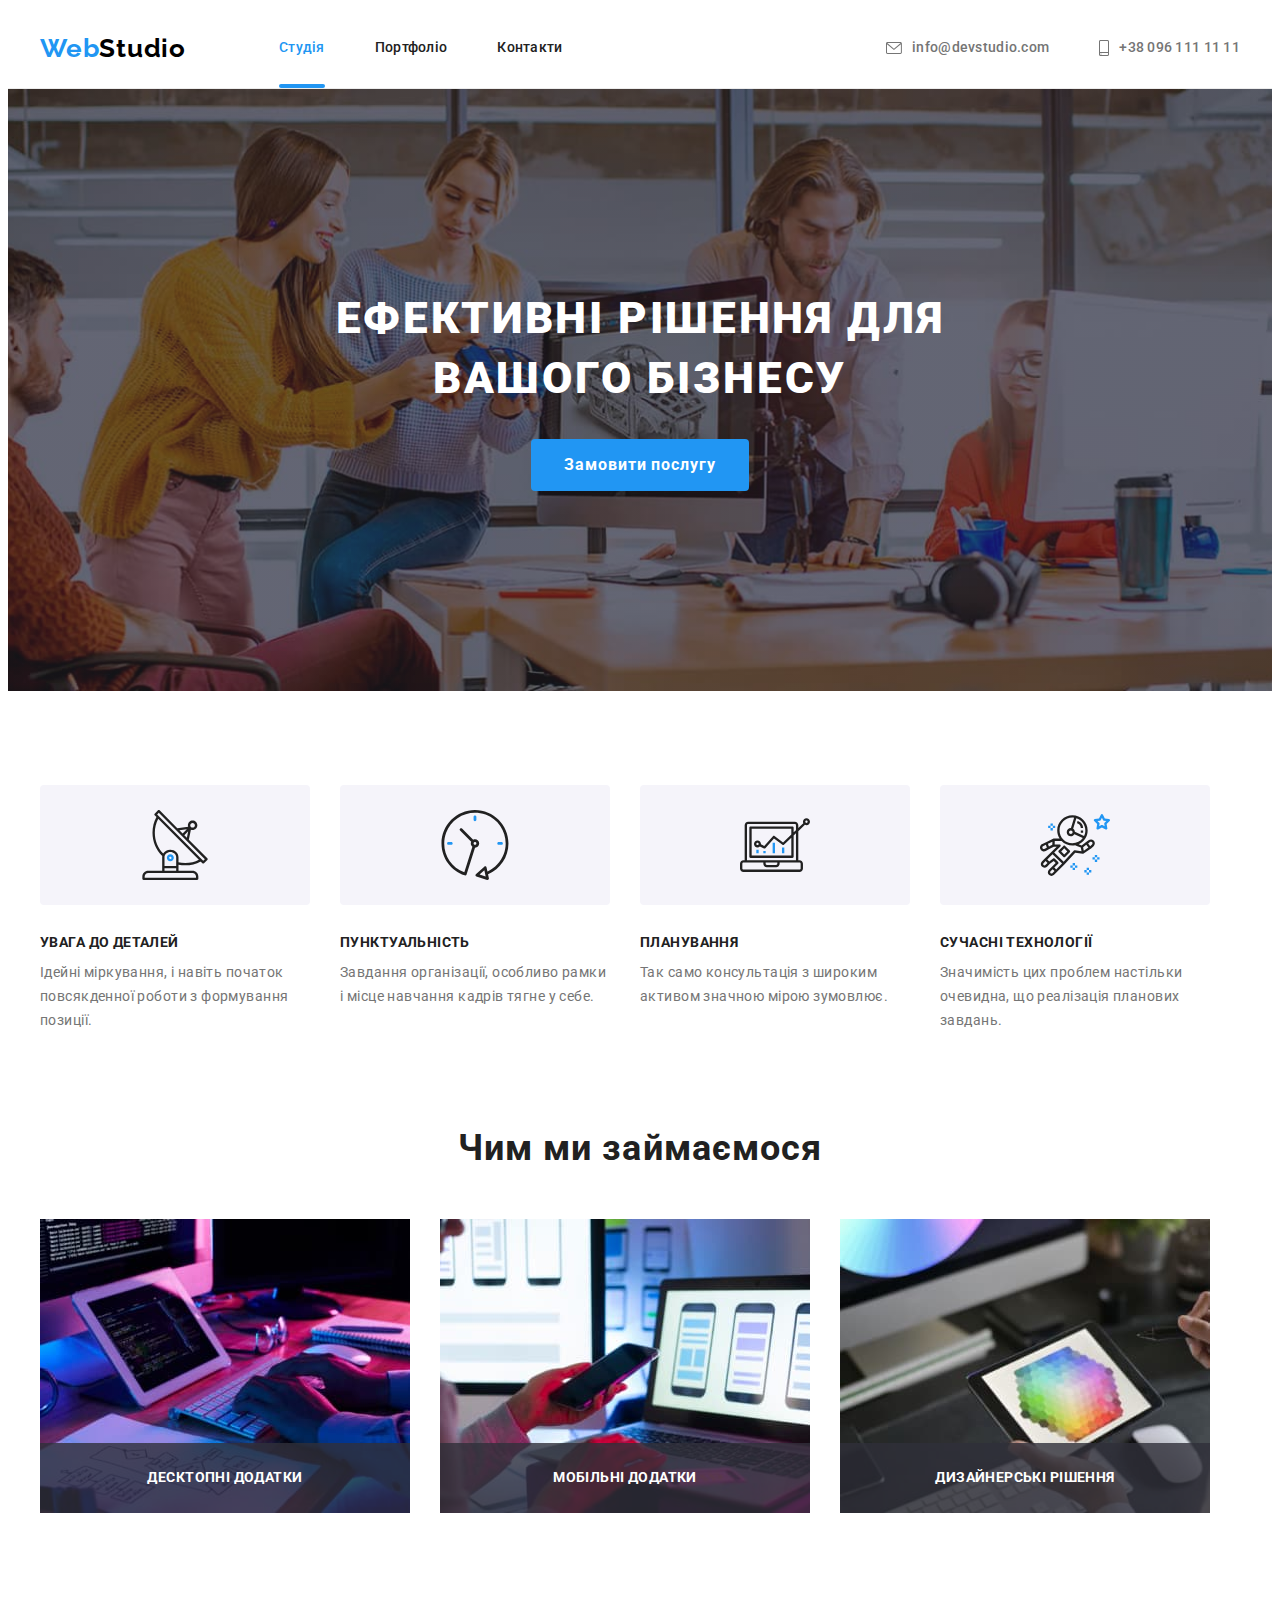
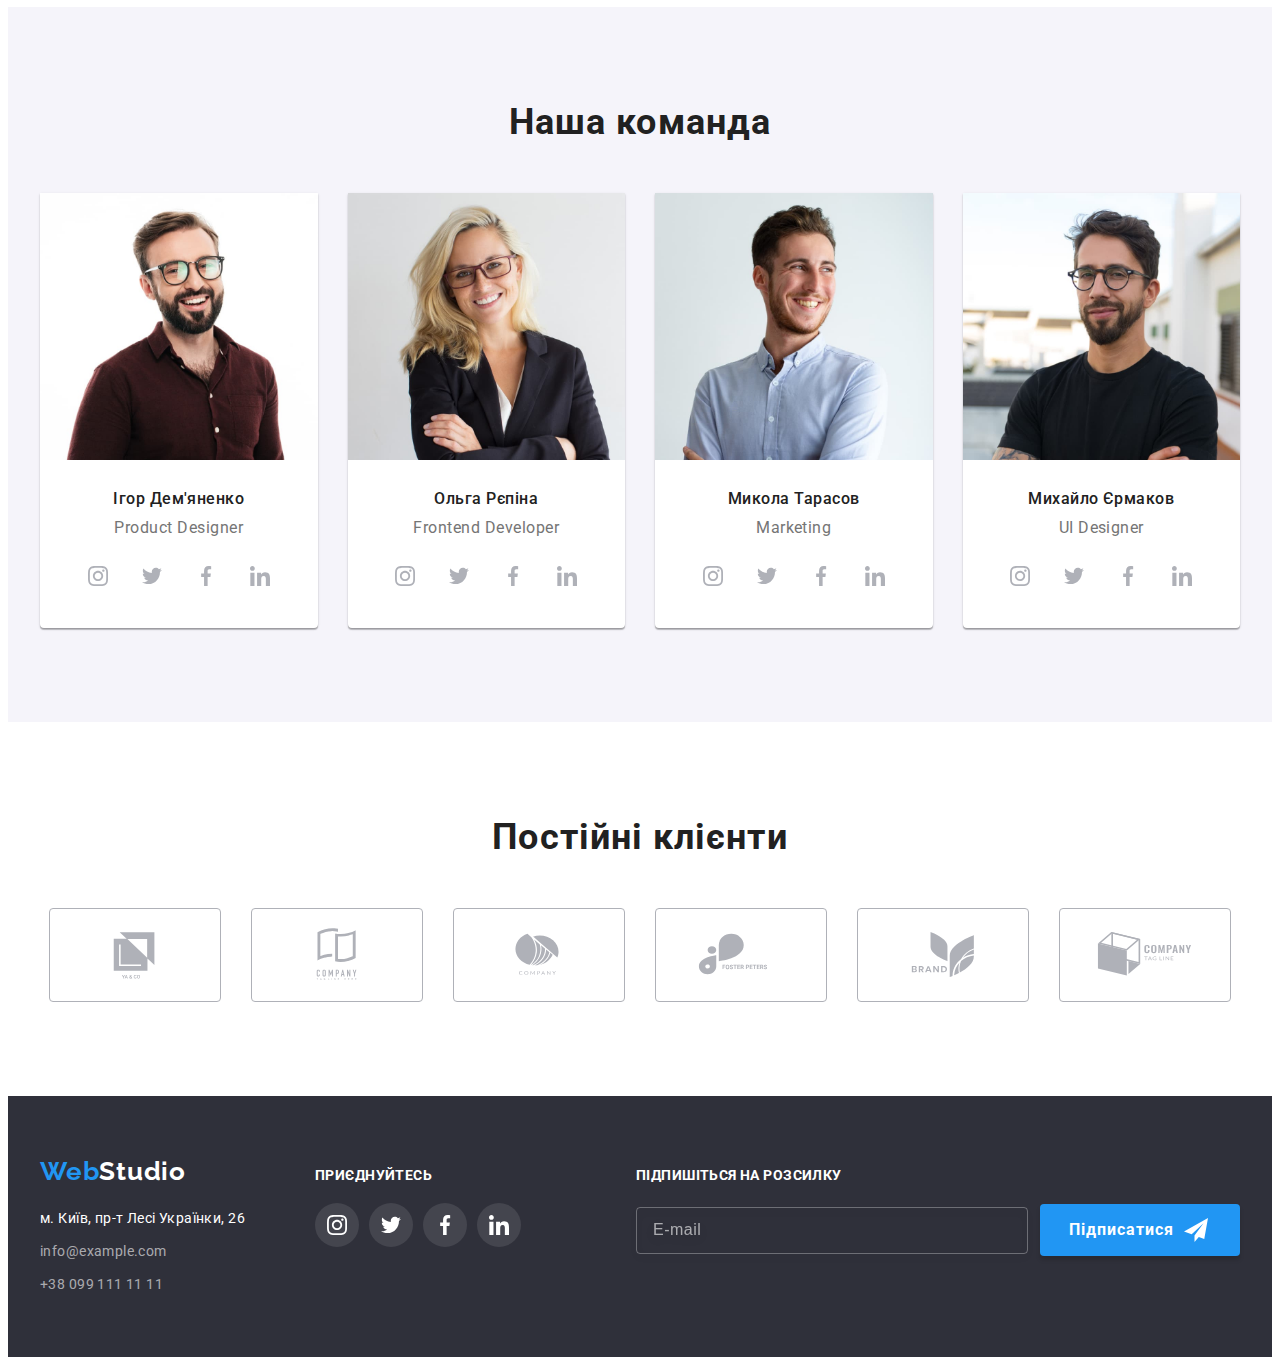
<file: index.html>
<!DOCTYPE html>
<html lang="uk">
  <head>
    <meta charset="UTF-8" />
    <meta http-equiv="X-UA-Compatible" content="IE=edge" />
    <meta name="viewport" content="width=device-width, initial-scale=1.0" />
    <title>Web Studio</title>
    <link rel="preconnect" href="https://fonts.googleapis.com" />
    <link rel="preconnect" href="https://fonts.gstatic.com" crossorigin />
    <link
      href="https://fonts.googleapis.com/css2?family=Raleway:wght@700&family=Roboto:wght@400;500;700;900&display=swap"
      rel="stylesheet"
    />
    <link
      rel="stylesheet"
      href="https://cdnjs.cloudflare.com/ajax/libs/modern-normalize/1.1.0/modern-normalize.min.css"
      integrity="sha512-wpPYUAdjBVSE4KJnH1VR1HeZfpl1ub8YT/NKx4PuQ5NmX2tKuGu6U/JRp5y+Y8XG2tV+wKQpNHVUX03MfMFn9Q=="
      crossorigin="anonymous"
      referrerpolicy="no-referrer"
    />
    <link rel="stylesheet" href="./css/main.min.css" />
  </head>
  <body>
    <header class="header">
      <div class="container header-container">
        <nav class="header__nav">
          <a class="link logo logo--black" href=""
            ><span class="logo__web">Web</span>Studio</a
          >
          <ul class="list header__menu">
            <li class="header__item">
              <a class="header__link link current" href="">Студія</a>
            </li>
            <li class="header__item">
              <a class="header__link link" href="./portfolio.html">Портфоліо</a>
            </li>
            <li class="header__item">
              <a class="header__link link" href="">Контакти</a>
            </li>
          </ul>
        </nav>
        <ul class="list header__connect">
          <li class="header__connect-item">
            <a
              class="link header__connect-link"
              href="mailto:info@devstudio.com"
            >
              <svg class="header__connect-icon" width="16" height="12">
                <use href="./images/symbol-defs.svg#icon-mail"></use>
              </svg>
              info@devstudio.com</a
            >
          </li>
          <li class="header__connect-item">
            <a class="link header__connect-link" href="tel:+380961111111"
              ><svg class="header__connect-icon" width="10" height="16">
                <use href="./images/symbol-defs.svg#icon-tel"></use>
              </svg>
              +38 096 111 11 11</a
            >
          </li>
        </ul>
      </div>
    </header>
    <main>
      <section class="hero">
        <div class="container">
          <h1 class="hero__title">Ефективні рішення для вашого бізнесу</h1>
          <button type="button" class="btn hero__btn" data-modal-open>
            Замовити послугу
          </button>
        </div>
      </section>
      <section class="features section">
        <div class="container">
          <h2 class="visually-hidden">Особливості</h2>
          <ul class="list features__list">
            <li class="features__item">
              <div class="features__icon-box">
                <svg class="features__icon" width="70" height="70">
                  <use href="./images/symbol-defs.svg#icon-antenna"></use>
                </svg>
              </div>
              <h3 class="features__title">Увага до деталей</h3>
              <p class="features__text">
                Ідейні міркування, і навіть початок повсякденної роботи з
                формування позиції.
              </p>
            </li>
            <li class="features__item">
              <div class="features__icon-box">
                <svg class="features__icon" width="70" height="70">
                  <use href="./images/symbol-defs.svg#icon-clock"></use>
                </svg>
              </div>
              <h3 class="features__title">Пунктуальність</h3>
              <p class="features__text">
                Завдання організації, особливо рамки і місце навчання кадрів
                тягне у себе.
              </p>
            </li>
            <li class="features__item">
              <div class="features__icon-box">
                <svg class="features__icon" width="70" height="70">
                  <use href="./images/symbol-defs.svg#icon-diagram"></use>
                </svg>
              </div>
              <h3 class="features__title">Планування</h3>
              <p class="features__text">
                Так само консультація з широким активом значною мірою зумовлює.
              </p>
            </li>
            <li class="features__item">
              <div class="features__icon-box">
                <svg class="features__icon" width="70" height="70">
                  <use href="./images/symbol-defs.svg#icon-astronaut"></use>
                </svg>
              </div>
              <h3 class="features__title">Сучасні технології</h3>
              <p class="features__text">
                Значимість цих проблем настільки очевидна, що реалізація
                планових завдань.
              </p>
            </li>
          </ul>
        </div>
      </section>
      <section class="activity section">
        <div class="container">
          <h2 class="activity__title">Чим ми займаємося</h2>
          <ul class="list activity__list">
            <li class="activity__item">
              <div class="activity__wrap">
                <img
                  src="./images/about1.jpg"
                  alt="desktop"
                  width="370"
                  height="294"
                />
                <p class="activity__text">Десктопні додатки</p>
              </div>
            </li>
            <li class="activity__item">
              <div class="activity__wrap">
                <img
                  src="./images/about2.jpg"
                  alt="mobile"
                  width="370"
                  height="294"
                />
                <p class="activity__text">Мобільні додатки</p>
              </div>
            </li>
            <li class="activity__item">
              <div class="activity__wrap">
                <img
                  src="./images/about3.jpg"
                  alt="desing"
                  width="370"
                  height="294"
                />
                <p class="activity__text">Дизайнерські рішення</p>
              </div>
            </li>
          </ul>
        </div>
      </section>
      <section class="team section">
        <div class="container">
          <h2 class="team__heading">Наша команда</h2>
          <ul class="list team__list">
            <li class="team__card">
              <img src="./images/igor.jpg" alt="" width="270" height="260" />
              <div class="team__elements">
                <h3 class="team__title">Ігор Дем'яненко</h3>
                <p class="team__text" lang="en">Product Designer</p>
                <ul class="team__soc list">
                  <li class="team__soc-item">
                    <a href="" class="team__soc-link soc transition link">
                      <svg class="team__soc-icon" width="20" height="20">
                        <use
                          href="./images/symbol-defs.svg#icon-instagram"
                        ></use>
                      </svg>
                    </a>
                  </li>
                  <li class="team__soc-item">
                    <a href="" class="team__soc-link soc transition link">
                      <svg class="team__soc-icon" width="20" height="20">
                        <use href="./images/symbol-defs.svg#icon-twitter"></use>
                      </svg>
                    </a>
                  </li>
                  <li class="team__soc-item">
                    <a href="" class="team__soc-link soc transition link"
                      ><svg class="team__soc-icon" width="20" height="20">
                        <use
                          href="./images/symbol-defs.svg#icon-facebook"
                        ></use>
                      </svg>
                    </a>
                  </li>
                  <li class="team__soc-item">
                    <a href="" class="team__soc-link soc transition link"
                      ><svg class="team__soc-icon" width="20" height="20">
                        <use
                          href="./images/symbol-defs.svg#icon-linkedin"
                        ></use>
                      </svg>
                    </a>
                  </li>
                </ul>
              </div>
            </li>
            <li class="team__card">
              <img src="./images/olga.jpg" alt="" width="270" height="260" />
              <div class="team__elements">
                <h3 class="team__title">Ольга Рєпіна</h3>
                <p class="team__text" lang="en">Frontend Developer</p>
                <ul class="team__soc list">
                  <li class="team__soc-item">
                    <a href="" class="team__soc-link soc transition link">
                      <svg class="team__soc-icon" width="20" height="20">
                        <use
                          href="./images/symbol-defs.svg#icon-instagram"
                        ></use>
                      </svg>
                    </a>
                  </li>
                  <li class="team__soc-item">
                    <a href="" class="team__soc-link soc transition link">
                      <svg class="team__soc-icon" width="20" height="20">
                        <use href="./images/symbol-defs.svg#icon-twitter"></use>
                      </svg>
                    </a>
                  </li>
                  <li class="team__soc-item">
                    <a href="" class="team__soc-link soc transition link"
                      ><svg class="team__soc-icon" width="20" height="20">
                        <use
                          href="./images/symbol-defs.svg#icon-facebook"
                        ></use>
                      </svg>
                    </a>
                  </li>
                  <li class="team__soc-item">
                    <a href="" class="team__soc-link soc transition link"
                      ><svg class="team__soc-icon" width="20" height="20">
                        <use
                          href="./images/symbol-defs.svg#icon-linkedin"
                        ></use></svg
                    ></a>
                  </li>
                </ul>
              </div>
            </li>
            <li class="team__card">
              <img src="./images/nikolay.jpg" alt="" width="270" height="260" />
              <div class="team__elements">
                <h3 class="team__title">Микола Тарасов</h3>
                <p class="team__text" lang="en">Marketing</p>
                <ul class="team__soc list">
                  <li class="team__soc-item">
                    <a href="" class="team__soc-link soc transition link">
                      <svg class="team__soc-icon" width="20" height="20">
                        <use
                          href="./images/symbol-defs.svg#icon-instagram"
                        ></use>
                      </svg>
                    </a>
                  </li>
                  <li class="team__soc-item">
                    <a href="" class="team__soc-link soc transition link">
                      <svg class="team__soc-icon" width="20" height="20">
                        <use href="./images/symbol-defs.svg#icon-twitter"></use>
                      </svg>
                    </a>
                  </li>
                  <li class="team__soc-item">
                    <a href="" class="team__soc-link soc transition link"
                      ><svg class="team__soc-icon" width="20" height="20">
                        <use
                          href="./images/symbol-defs.svg#icon-facebook"
                        ></use></svg
                    ></a>
                  </li>
                  <li class="team__soc-item">
                    <a href="" class="team__soc-link soc transition link"
                      ><svg class="team__soc-icon" width="20" height="20">
                        <use
                          href="./images/symbol-defs.svg#icon-linkedin"
                        ></use></svg
                    ></a>
                  </li>
                </ul>
              </div>
            </li>
            <li class="team__card">
              <img src="./images/myhail.jpg" alt="" width="270" height="260" />
              <div class="team__elements">
                <h3 class="team__title">Михайло Єрмаков</h3>
                <p class="team__text" lang="en">UI Designer</p>
                <ul class="team__soc list">
                  <li class="team__soc-item">
                    <a href="" class="team__soc-link soc transition link">
                      <svg class="team__soc-icon" width="20" height="20">
                        <use
                          href="./images/symbol-defs.svg#icon-instagram"
                        ></use>
                      </svg>
                    </a>
                  </li>
                  <li class="team__soc-item">
                    <a href="" class="team__soc-link soc transition link">
                      <svg class="team__soc-icon" width="20" height="20">
                        <use href="./images/symbol-defs.svg#icon-twitter"></use>
                      </svg>
                    </a>
                  </li>
                  <li class="team__soc-item">
                    <a href="" class="team__soc-link soc transition link"
                      ><svg class="team__soc-icon" width="20" height="20">
                        <use
                          href="./images/symbol-defs.svg#icon-facebook"
                        ></use></svg
                    ></a>
                  </li>
                  <li class="team__soc-item">
                    <a href="" class="team__soc-link soc transition link"
                      ><svg class="team__soc-icon" width="20" height="20">
                        <use
                          href="./images/symbol-defs.svg#icon-linkedin"
                        ></use></svg
                    ></a>
                  </li>
                </ul>
              </div>
            </li>
          </ul>
        </div>
      </section>
      <section class="client section">
        <div class="container">
          <h2 class="client__title">Постійні клієнти</h2>
          <ul class="client__list list">
            <li class="client__item">
              <a class="client__link link" href="">
                <svg class="client__logo" width="106" height="60">
                  <use href="./images/symbol-defs.svg#icon-logo1"></use>
                </svg>
              </a>
            </li>
            <li class="client__item">
              <a class="client__link link" href="">
                <svg class="client__logo" width="106" height="60">
                  <use href="./images/symbol-defs.svg#icon-logo2"></use>
                </svg>
              </a>
            </li>
            <li class="client__item">
              <a class="client__link link" href="">
                <svg class="client__logo" width="106" height="60">
                  <use href="./images/symbol-defs.svg#icon-logo3"></use>
                </svg>
              </a>
            </li>
            <li class="client__item">
              <a class="client__link link" href="">
                <svg class="client__logo" width="106" height="60">
                  <use href="./images/symbol-defs.svg#icon-logo4"></use>
                </svg>
              </a>
            </li>
            <li class="client__item">
              <a class="client__link link" href="">
                <svg class="client__logo" width="106" height="60">
                  <use href="./images/symbol-defs.svg#icon-logo5"></use>
                </svg>
              </a>
            </li>
            <li class="client__item">
              <a class="client__link link" href="">
                <svg class="client__logo" width="106" height="60">
                  <use href="./images/symbol-defs.svg#icon-logo6"></use>
                </svg>
              </a>
            </li>
          </ul>
        </div>
      </section>
    </main>
    <footer class="footer">
      <div class="container footer__box">
        <div class="footer__address-box">
          <a class="link footer__logo footer__logo--white" href=""
            ><span class="logo__web">Web</span>Studio</a
          >
          <address class="footer__address">
            <p class="footer__text">м. Київ, пр-т Лесі Українки, 26</p>
            <ul class="list footer__connect">
              <li class="footer__connect-item">
                <a class="link footer__link" href="mailto:info@example.com"
                  >info@example.com</a
                >
              </li>
              <li class="footer__connect-item">
                <a class="link footer__link" href="tel:+380991111111"
                  >+38 099 111 11 11</a
                >
              </li>
            </ul>
          </address>
        </div>
        <div class="join">
          <p class="join__title">приєднуйтесь</p>
          <ul class="list join__list">
            <li class="join__item">
              <a class="list join__link soc" href=""
                ><svg class="join__icon" width="20" height="20">
                  <use
                    href="./images/symbol-defs.svg#icon-instagram"
                  ></use></svg
              ></a>
            </li>
            <li class="join__item">
              <a class="list join__link soc" href=""
                ><svg class="join__icon" width="20" height="20">
                  <use href="./images/symbol-defs.svg#icon-twitter"></use></svg
              ></a>
            </li>
            <li class="join__item">
              <a class="list join__link soc" href=""
                ><svg class="join__icon" width="20" height="20">
                  <use href="./images/symbol-defs.svg#icon-facebook"></use></svg
              ></a>
            </li>
            <li class="join__item">
              <a class="list join__link soc" href=""
                ><svg class="join__icon" width="20" height="20">
                  <use href="./images/symbol-defs.svg#icon-linkedin"></use></svg
              ></a>
            </li>
          </ul>
        </div>
        <div class="mailing">
          <p class="mailing__title">Підпишіться на розсилку</p>
          <form class="mailing__form">
            <input
              class="mailing__input"
              type="email"
              name="user-mail"
              placeholder="E-mail"
            />
            <button type="submit" class="btn mailing__btn">
              Підписатися
              <svg class="mailing__icon" width="24" height="24">
                <use href="./images/symbol-defs.svg#icon-send"></use>
              </svg>
            </button>
          </form>
        </div>
      </div>
    </footer>
    <div class="backdrop is-hidden" data-modal>
      <div class="modal">
        <button type="button" class="modal__btn-x" data-modal-close>
          <svg class="modal__icon-x" width="18" height="18">
            <use href="./images/symbol-defs.svg#icon-close"></use>
          </svg>
        </button>
        <p class="modal__title">Залиште свої дані, ми вам передзвонимо</p>
        <form class="modal__form">
          <div class="modal__field">
            <label class="modal__label" for="user-name">Ім'я</label>
            <div class="modal__wrap">
              <input
                class="modal__input"
                type="text"
                name="user-name"
                id="user-name"
                autocomplete="on"
                placeholder=" "
              />
              <svg class="modal__icon" width="18" height="18">
                <use href="./images/symbol-defs.svg#icon-person-black"></use>
              </svg>
            </div>
          </div>
          <div class="modal__field">
            <label class="modal__label" for="user-tel">Телефон</label>
            <div class="modal__wrap">
              <input
                class="modal__input"
                type="tel"
                name="user-tel"
                id="user-tel"
                autocomplete="on"
                placeholder=" "
              />
              <svg class="modal__icon" width="18" height="18">
                <use href="./images/symbol-defs.svg#icon-phone-black"></use>
              </svg>
            </div>
          </div>
          <div class="modal__field">
            <label class="modal__label" for="user-mail">Пошта</label>
            <div class="modal__wrap">
              <input
                class="modal__input"
                type="email"
                name="user-mail"
                id="user-mail"
                autocomplete="on"
                placeholder=" "
              /><svg class="modal__icon" width="18" height="18">
                <use href="./images/symbol-defs.svg#icon-email-black"></use>
              </svg>
            </div>
          </div>
          <div class="modal__field">
            <label class="modal__label" for="comment">Коментар</label>
            <textarea
              class="modal__comment"
              name="comment"
              id="comment"
              cols="30"
              rows="10"
              placeholder="Введіть текст"
            ></textarea>
          </div>
          <div class="modal__field">
            <input
              class="modal__check visually-hidden"
              type="checkbox"
              name="accept"
              id="accept"
              value="true"
              required
            />
            <label class="modal__text" for="accept">
              <span
                ><svg class="modal__icon-check" width="13" height="10">
                  <use
                    href="./images/symbol-defs.svg#icon-icon-check"
                  ></use></svg
              ></span>
              Погоджуюся з розсилкою та приймаю &nbsp;
              <a class="modal__link" href="">Умови договору</a></label
            >
          </div>
          <button class="btn modal__btn" type="submit">Відправити</button>
        </form>
      </div>
    </div>
    <script src="./js/modal.js"></script>
  </body>
</html>
</file>
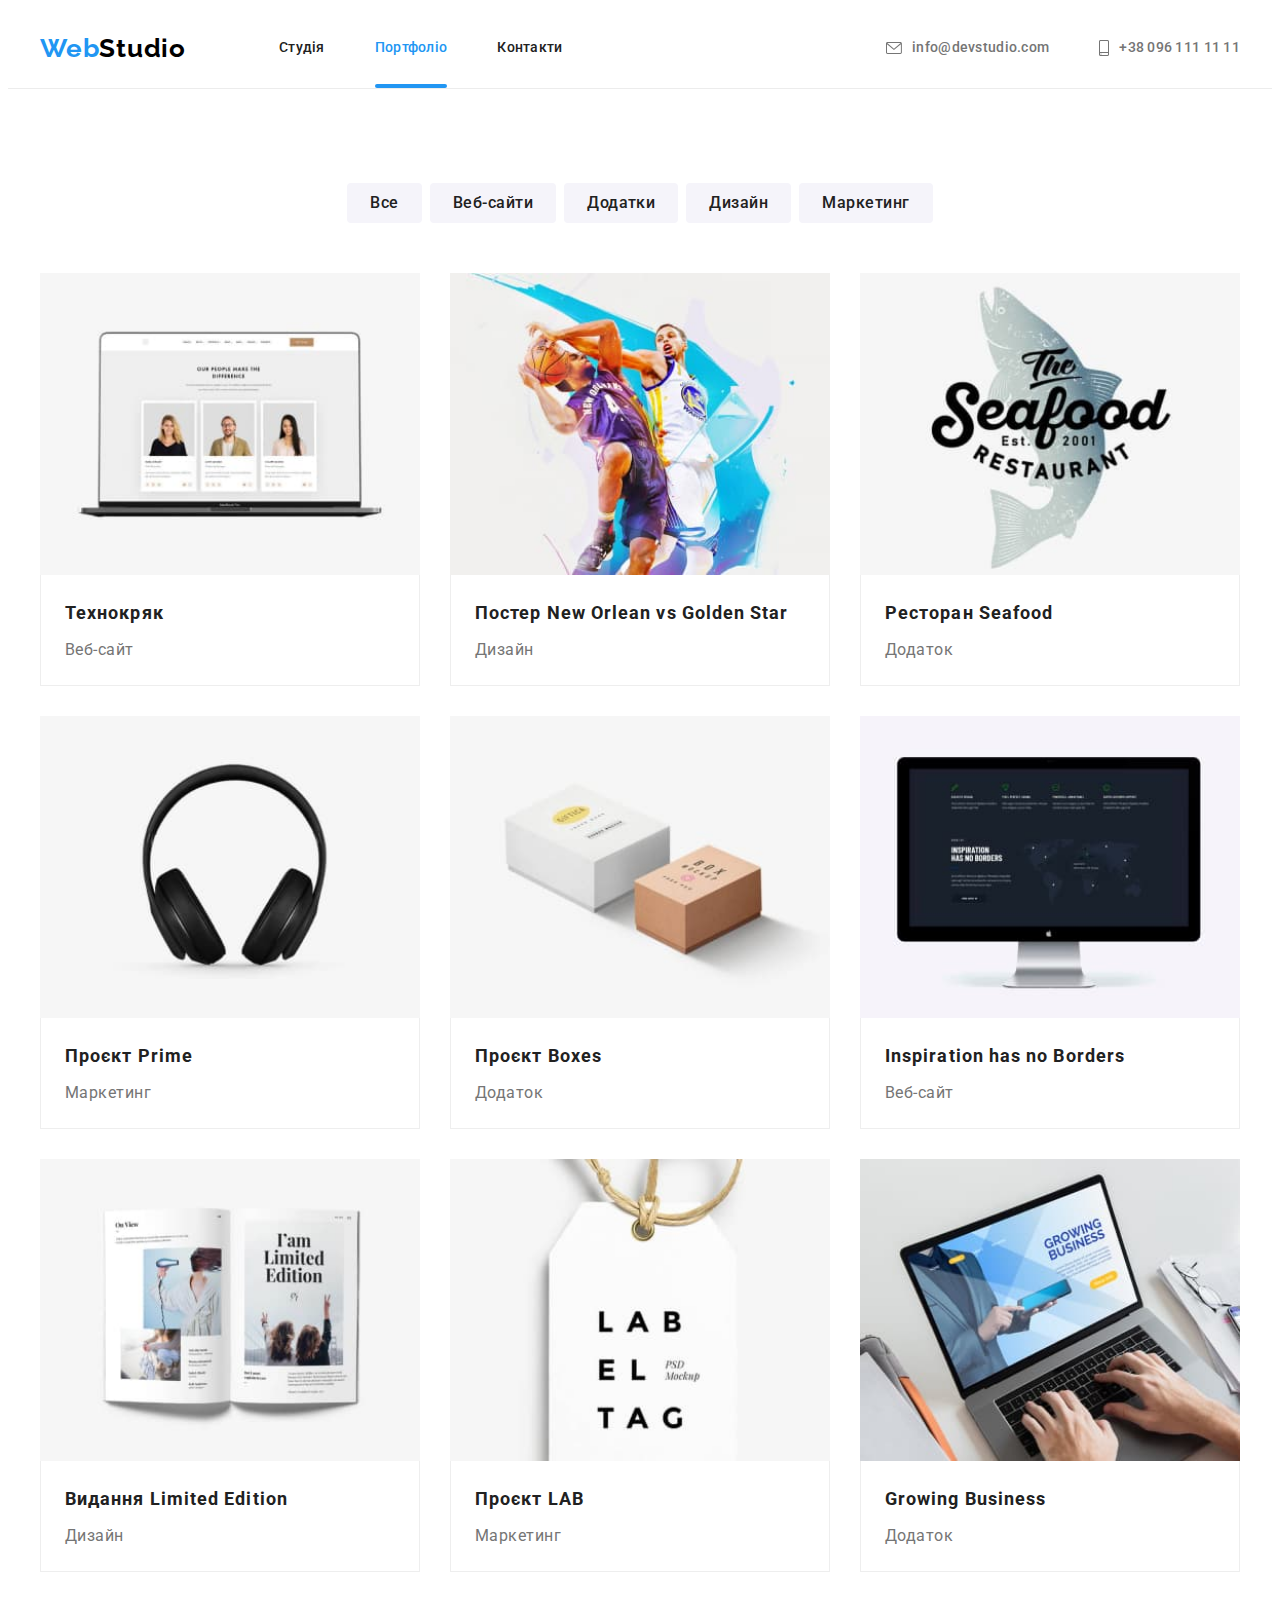
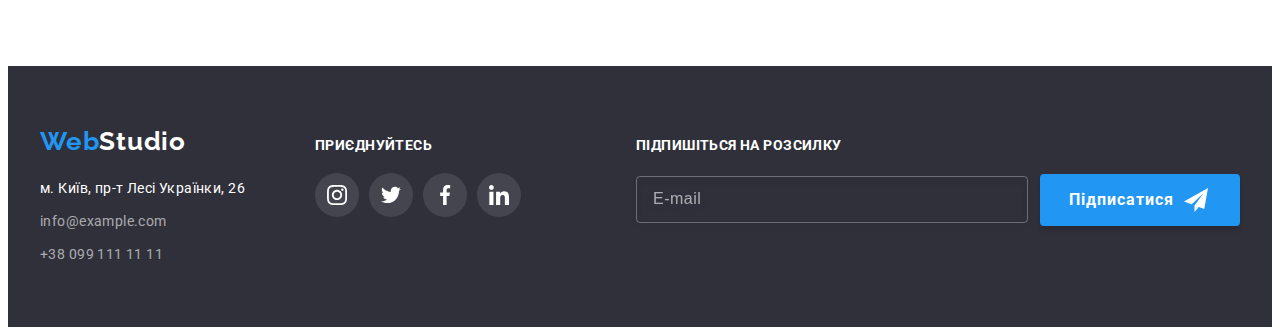
<file: portfolio.html>
<!DOCTYPE html>
<html lang="uk">
  <head>
    <meta charset="UTF-8" />
    <meta http-equiv="X-UA-Compatible" content="IE=edge" />
    <meta name="viewport" content="width=device-width, initial-scale=1.0" />
    <title>Web Studio</title>

    <link rel="preconnect" href="https://fonts.googleapis.com" />
    <link rel="preconnect" href="https://fonts.gstatic.com" crossorigin />
    <link
      href="https://fonts.googleapis.com/css2?family=Raleway:wght@700&family=Roboto:wght@400;500;700;900&display=swap"
      rel="stylesheet"
    />
    <link
      rel="stylesheet"
      href="https://cdnjs.cloudflare.com/ajax/libs/modern-normalize/1.1.0/modern-normalize.min.css"
      integrity="sha512-wpPYUAdjBVSE4KJnH1VR1HeZfpl1ub8YT/NKx4PuQ5NmX2tKuGu6U/JRp5y+Y8XG2tV+wKQpNHVUX03MfMFn9Q=="
      crossorigin="anonymous"
      referrerpolicy="no-referrer"
    />

    <link rel="stylesheet" href="./css/main.min.css" />
  </head>
  <body>
    <header class="header">
      <div class="container header-container">
        <nav class="header__nav">
          <a class="link logo" href=""
            ><span class="logo__web">Web</span
            ><span class="logo--black">Studio</span></a
          >
          <ul class="list header__menu">
            <li class="header__item">
              <a class="header__link link" href="./index.html">Студія</a>
            </li>
            <li class="header__item">
              <a class="header__link link current" href="./portfolio.html"
                >Портфоліо</a
              >
            </li>
            <li class="header__item">
              <a class="header__link link" href="">Контакти</a>
            </li>
          </ul>
        </nav>
        <ul class="list header__connect">
          <li class="header__connect-item">
            <a
              class="link header__connect-link"
              href="mailto:info@devstudio.com"
            >
              <svg class="header__connect-icon" width="16" height="12">
                <use href="./images/symbol-defs.svg#icon-mail"></use>
              </svg>
              info@devstudio.com</a
            >
          </li>
          <li class="header__connect-item">
            <a class="link header__connect-link" href="tel:+380961111111"
              ><svg class="header__connect-icon" width="10" height="16">
                <use href="./images/symbol-defs.svg#icon-tel"></use>
              </svg>
              +38 096 111 11 11</a
            >
          </li>
        </ul>
      </div>
    </header>
    <main>
      <section class="portfolio section">
        <div class="container">
          <h1 class="visually-hidden">Портфоліо</h1>
          <ul class="portfolio__filters list">
            <li>
              <button class="portfolio__btn-filters" type="button">Все</button>
            </li>
            <li>
              <button class="portfolio__btn-filters" type="button">
                Веб-сайти
              </button>
            </li>
            <li>
              <button class="portfolio__btn-filters" type="button">
                Додатки
              </button>
            </li>
            <li>
              <button class="portfolio__btn-filters" type="button">
                Дизайн
              </button>
            </li>
            <li>
              <button class="portfolio__btn-filters" type="button">
                Маркетинг
              </button>
            </li>
          </ul>
          <ul class="projects list">
            <li class="projects__item">
              <a class="link projects__link" href="">
                <div class="projects__cover-wrap">
                  <img src="./images/website1.jpg" alt="Технокряк" />
                  <p class="projects__cover-text">
                    Ресурс пропонує комплексні пропозиції з різним рівнем
                    функціоналу та сервісів. Все це дозволить відвідувачу
                    отримати вичерпні відомості про компанію чи приватну особу.
                  </p>
                </div>
                <div class="projects__element">
                  <h2 class="projects__title">Технокряк</h2>
                  <p class="projects__text">Веб-сайт</p>
                </div></a
              >
            </li>
            <li class="projects__item">
              <a class="link projects__link" href="">
                <div class="projects__cover-wrap">
                  <img src="./images/desing1.jpg" alt="Постер" />
                  <p class="projects__cover-text">
                    Ресурс пропонує комплексні пропозиції з різним рівнем
                    функціоналу та сервісів. Все це дозволить відвідувачу
                    отримати вичерпні відомості про компанію чи приватну особу.
                  </p>
                </div>
                <div class="projects__element">
                  <h2 class="projects__title">
                    Постер New Orlean vs Golden Star
                  </h2>
                  <p class="projects__text">Дизайн</p>
                </div></a
              >
            </li>
            <li class="projects__item">
              <a class="link projects__link" href="">
                <div class="projects__cover-wrap">
                  <img src="./images/addition1.jpg" alt="Ресторан" />
                  <p class="projects__cover-text">
                    Ресурс пропонує комплексні пропозиції з різним рівнем
                    функціоналу та сервісів. Все це дозволить відвідувачу
                    отримати вичерпні відомості про компанію чи приватну особу.
                  </p>
                </div>
                <div class="projects__element">
                  <h2 class="projects__title">Ресторан Seafood</h2>
                  <p class="projects__text">Додаток</p>
                </div></a
              >
            </li>
            <li class="projects__item">
              <a class="link projects__link" href="">
                <div class="projects__cover-wrap">
                  <img src="./images/marketing1.jpg" alt="Проєкт" />
                  <p class="projects__cover-text">
                    Ресурс пропонує комплексні пропозиції з різним рівнем
                    функціоналу та сервісів. Все це дозволить відвідувачу
                    отримати вичерпні відомості про компанію чи приватну особу.
                  </p>
                </div>
                <div class="projects__element">
                  <h2 class="projects__title">Проєкт Prime</h2>
                  <p class="projects__text">Маркетинг</p>
                </div></a
              >
            </li>
            <li class="projects__item">
              <a class="link projects__link" href="">
                <div class="projects__cover-wrap">
                  <img src="./images/addition2.jpg" alt="Проєкт2" />
                  <p class="projects__cover-text">
                    Ресурс пропонує комплексні пропозиції з різним рівнем
                    функціоналу та сервісів. Все це дозволить відвідувачу
                    отримати вичерпні відомості про компанію чи приватну особу.
                  </p>
                </div>
                <div class="projects__element">
                  <h2 class="projects__title">Проєкт Boxes</h2>
                  <p class="projects__text">Додаток</p>
                </div></a
              >
            </li>
            <li class="projects__item">
              <a class="link projects__link" href="">
                <div class="projects__cover-wrap">
                  <img src="./images/website2.jpg" alt="Веб-сайт" />
                  <p class="projects__cover-text">
                    Ресурс пропонує комплексні пропозиції з різним рівнем
                    функціоналу та сервісів. Все це дозволить відвідувачу
                    отримати вичерпні відомості про компанію чи приватну особу.
                  </p>
                </div>
                <div class="projects__element">
                  <h2 class="projects__title">Inspiration has no Borders</h2>
                  <p class="projects__text">Веб-сайт</p>
                </div></a
              >
            </li>
            <li class="projects__item">
              <a class="link projects__link" href="">
                <div class="projects__cover-wrap">
                  <img src="./images/desing2.jpg" alt="Видання" />
                  <p class="projects__cover-text">
                    Ресурс пропонує комплексні пропозиції з різним рівнем
                    функціоналу та сервісів. Все це дозволить відвідувачу
                    отримати вичерпні відомості про компанію чи приватну особу.
                  </p>
                </div>
                <div class="projects__element">
                  <h2 class="projects__title">Видання Limited Edition</h2>
                  <p class="projects__text">Дизайн</p>
                </div></a
              >
            </li>
            <li class="projects__item">
              <a class="link projects__link" href="">
                <div class="projects__cover-wrap">
                  <img src="./images/marketing2.jpg" alt="Проєкт3" />
                  <p class="projects__cover-text">
                    Ресурс пропонує комплексні пропозиції з різним рівнем
                    функціоналу та сервісів. Все це дозволить відвідувачу
                    отримати вичерпні відомості про компанію чи приватну особу.
                  </p>
                </div>
                <div class="projects__element">
                  <h2 class="projects__title">Проєкт LAB</h2>
                  <p class="projects__text">Маркетинг</p>
                </div></a
              >
            </li>
            <li class="projects__item">
              <a class="link projects__link" href="">
                <div class="projects__cover-wrap">
                  <img src="./images/addition3.jpg" alt="Додаток" />
                  <p class="projects__cover-text">
                    Ресурс пропонує комплексні пропозиції з різним рівнем
                    функціоналу та сервісів. Все це дозволить відвідувачу
                    отримати вичерпні відомості про компанію чи приватну особу.
                  </p>
                </div>

                <div class="projects__element">
                  <h2 class="projects__title">Growing Business</h2>
                  <p class="projects__text">Додаток</p>
                </div></a
              >
            </li>
          </ul>
        </div>
      </section>
    </main>
    <footer class="footer">
      <div class="container footer__box">
        <div class="footer__address-box">
          <a class="link footer__logo footer__logo--white" href=""
            ><span class="logo__web">Web</span>Studio</a
          >
          <address class="footer__address">
            <p class="footer__text">м. Київ, пр-т Лесі Українки, 26</p>
            <ul class="list footer__connect">
              <li class="footer__connect-item">
                <a class="link footer__link" href="mailto:info@example.com"
                  >info@example.com</a
                >
              </li>
              <li class="footer__connect-item">
                <a class="link footer__link" href="tel:+380991111111"
                  >+38 099 111 11 11</a
                >
              </li>
            </ul>
          </address>
        </div>
        <div class="join">
          <p class="join__title">приєднуйтесь</p>
          <ul class="list join__list">
            <li class="join__item">
              <a class="list join__link soc" href=""
                ><svg class="join__icon" width="20" height="20">
                  <use
                    href="./images/symbol-defs.svg#icon-instagram"
                  ></use></svg
              ></a>
            </li>
            <li class="join__item">
              <a class="list join__link soc" href=""
                ><svg class="join__icon" width="20" height="20">
                  <use href="./images/symbol-defs.svg#icon-twitter"></use></svg
              ></a>
            </li>
            <li class="join__item">
              <a class="list join__link soc" href=""
                ><svg class="join__icon" width="20" height="20">
                  <use href="./images/symbol-defs.svg#icon-facebook"></use></svg
              ></a>
            </li>
            <li class="join__item">
              <a class="list join__link soc" href=""
                ><svg class="join__icon" width="20" height="20">
                  <use href="./images/symbol-defs.svg#icon-linkedin"></use></svg
              ></a>
            </li>
          </ul>
        </div>
        <div class="mailing">
          <p class="mailing__title">Підпишіться на розсилку</p>
          <form class="mailing__form">
            <input
              class="mailing__input"
              type="email"
              name="user-mail"
              placeholder="E-mail"
            />
            <button type="submit" class="btn mailing__btn">
              Підписатися
              <svg class="mailing__icon" width="24" height="24">
                <use href="./images/symbol-defs.svg#icon-send"></use>
              </svg>
            </button>
          </form>
        </div>
      </div>
    </footer>
  </body>
</html>
</file>
<file: css/main.min.css>
p,h1,h2,h3,h4,h5,h6{margin:0}ul{margin:0;padding-left:0}img{display:block;width:100%;height:auto}body{font-family:"Roboto",sans-serif;background-color:#fff;color:#757575}:root{--primary-text-color: #757575;--primary-title-color: #212121;--accent-color: #2196f3;--primary-bg-color: #2f303a;--secondary-bg-color: #f5f4fa;--icon-color: #afb1b8;--white: #ffffff;--black: #000000}.visually-hidden{position:absolute;width:1px;height:1px;margin:-1px;border:0;padding:0;white-space:nowrap;clip-path:inset(100%);clip:rect(0 0 0 0);overflow:hidden}.container{width:1200px;margin-left:auto;margin-right:auto;padding-left:15px;padding-right:15px}.section{padding-top:94px;padding-bottom:94px}.link{text-decoration-line:none}.list{list-style:none;padding:0;margin:0}.btn{font-family:"Roboto";font-style:normal;font-weight:700;font-size:16px;line-height:1.88;display:flex;align-items:center;text-align:center;letter-spacing:.06em;color:var(--white);background-color:var(--accent-color);cursor:pointer;border:1px solid rgba(0,0,0,0);border-radius:4px;min-width:200px;transition:background-color 250ms cubic-bezier(0.4, 0, 0.2, 1)}.soc{width:44px;height:44px;border-radius:50%;display:flex;align-items:center;justify-content:center}.backdrop{position:fixed;top:0;left:0;width:100%;height:100%;background-color:rgba(0,0,0,.2);opacity:1;transition:opacity 250ms cubic-bezier(0.4, 0, 0.2, 1),visibility 250ms cubic-bezier(0.4, 0, 0.2, 1)}.backdrop.is-hidden{opacity:0;pointer-events:none;visibility:hidden}.header{border-bottom:1px solid #ececec}.header>.container{display:flex;align-items:center}.header__nav{display:flex;align-items:center}.header__menu{display:flex}.header__link{font-weight:500;font-size:14px;line-height:1.14;letter-spacing:.02em;color:var(--primary-title-color);display:block;padding-top:32px;padding-bottom:32px;transition:color 250ms cubic-bezier(0.4, 0, 0.2, 1)}.header__link:hover,.header__link:focus{color:var(--accent-color)}.header__connect{display:flex;align-items:center;gap:50px;margin-left:auto}.header__connect-icon{fill:currentColor;margin-right:10px}.header__item:not(:last-child){margin-right:50px}.header__connect-link{font-weight:500;font-size:14px;line-height:1.14;letter-spacing:.02em;color:var(--primary-text-color);display:flex;align-items:center;transition:color 250ms cubic-bezier(0.4, 0, 0.2, 1)}.header__connect-link:focus,.header__connect-link:hover{color:var(--accent-color)}.logo{font-family:"Raleway";font-style:normal;font-weight:700;font-size:26px;line-height:1.19;letter-spacing:.03em;margin-right:93px}.logo__web{color:var(--accent-color)}.logo--black{color:var(--black)}.current{color:var(--accent-color);position:relative}.current::after{position:absolute;content:"";width:100%;height:4px;background-color:var(--accent-color);border-radius:2px;left:0;bottom:0}.hero{max-width:1600px;margin:0 auto;background-color:var(--primary-bg-color);padding-top:200px;padding-bottom:200px;background-image:linear-gradient(rgba(47, 48, 58, 0.4), rgba(47, 48, 58, 0.4)),url(../images/hero-bg.jpg);background-repeat:no-repeat;background-position:center;background-size:cover}.hero__title{font-weight:900;font-size:44px;line-height:1.36;text-align:center;letter-spacing:.06em;text-transform:uppercase;color:var(--white);height:120px;width:696px;margin-left:auto;margin-right:auto}.hero__btn{padding:10px 32px;margin:30px auto 0}.hero__btn:hover,.hero__btn:focus{background-color:#188ce8}.features__list{display:flex}.features__item{width:270px}.features__title{font-weight:700;font-size:14px;line-height:1.14;letter-spacing:.03em;text-transform:uppercase;color:var(--primary-title-color);margin-bottom:10px}.features__text{font-size:14px;line-height:1.71;letter-spacing:.03em}.features__item:not(:last-child){margin-right:30px}.features__icon-box{width:270px;height:120px;background-color:var(--secondary-bg-color);border-radius:4px;display:flex;justify-content:center;align-items:center;margin-bottom:30px}.activity{padding-top:0}.activity__title{font-style:normal;font-weight:700;font-size:36px;line-height:1.17;text-align:center;letter-spacing:.03em;color:var(--primary-title-color);margin-bottom:50px}.activity__list{display:flex}.activity__item:not(:last-child){margin-right:30px}.activity__wrap{position:relative}.activity__text{position:absolute;width:100%;bottom:0;left:0;font-weight:700;font-size:14px;line-height:1.14;text-align:center;letter-spacing:.03em;text-transform:uppercase;color:var(--white);background-color:rgba(47,48,58,.8);padding-bottom:27px;padding-top:27px}.team{background-color:var(--secondary-bg-color)}.team__list{display:flex;gap:30px}.team__card{background-color:var(--white);box-shadow:0px 1px 3px rgba(0,0,0,.12),0px 1px 1px rgba(0,0,0,.14),0px 2px 1px rgba(0,0,0,.2);border-radius:0px 0px 4px 4px;width:calc((100% - 90px)/4)}.team__heading{font-weight:700;font-size:36px;line-height:1.17;text-align:center;letter-spacing:.03em;color:var(--primary-title-color);margin-bottom:50px}.team__elements{padding:30px}.team__title{font-weight:500;font-size:16px;line-height:1.18;text-align:center;letter-spacing:.03em;color:var(--primary-title-color);margin-bottom:10px}.team__text{font-size:16px;line-height:1.18;text-align:center;letter-spacing:.03em;margin-bottom:16px}.team__soc{display:flex;justify-content:center;gap:10px}.team__soc-link{fill:var(--icon-color);transition:fill 250ms cubic-bezier(0.4, 0, 0.2, 1),background-color 250ms cubic-bezier(0.4, 0, 0.2, 1)}.team__soc-link:hover,.team__soc-link:focus{background-color:var(--accent-color);fill:var(--white)}.team__soc-link--white{background-color:var(--white)}.client__title{font-weight:700;font-size:36px;line-height:1.17;text-align:center;letter-spacing:.03em;color:var(--primary-title-color);margin-bottom:50px}.client__list{display:flex;justify-content:center;gap:30px}.client__link{width:170px;height:92px;background-color:var(--white);display:flex;align-items:center;justify-content:center;border:1px solid var(--icon-color);border-radius:4px;fill:var(--icon-color);transition:fill 250ms cubic-bezier(0.4, 0, 0.2, 1),border-color 250ms cubic-bezier(0.4, 0, 0.2, 1)}.client__link:hover,.client__link:focus{fill:var(--accent-color);border-color:var(--accent-color)}.footer{background-color:var(--primary-bg-color);padding-top:60px;padding-bottom:60px}.footer__box{display:flex;align-items:baseline}.footer__address-box{margin-right:70px}.footer__logo{font-family:"Raleway";font-style:normal;font-weight:700;font-size:26px;line-height:1.19;letter-spacing:.03em}.footer__logo--white{color:var(--white)}.footer__address{margin-top:20px}.footer__text{font-style:normal;font-weight:400;font-size:14px;line-height:1.71;letter-spacing:.03em;color:var(--white);margin-bottom:9px}.footer__link{font-style:normal;font-weight:400;font-size:14px;line-height:1.71;letter-spacing:.03em;color:rgba(255,255,255,.6);transition:color 250ms cubic-bezier(0.4, 0, 0.2, 1)}.footer__link:hover,.footer__link:focus{color:var(--accent-color)}.footer__connect-item:not(:last-child){margin-bottom:9px}.join__title{font-weight:700;font-size:14px;line-height:16px;letter-spacing:.03em;text-transform:uppercase;color:var(--white);margin-bottom:20px}.join__list{display:flex;gap:10px}.join__link{background-color:rgba(255,255,255,.1);fill:var(--white);transition:background-color 250ms cubic-bezier(0.4, 0, 0.2, 1)}.join__link:hover,.join__link:focus{background-color:var(--accent-color)}.mailing{margin-left:auto}.mailing__form{display:flex;align-items:center}.mailing__title{font-weight:700;font-size:14px;line-height:1.14;letter-spacing:.03em;text-transform:uppercase;color:var(--white);margin-bottom:20px}.mailing__input{width:358px;padding:15px 16px;color:var(--white);background-color:rgba(0,0,0,0);border:1px solid rgba(255,255,255,.3);filter:drop-shadow(0px 4px 4px rgba(0, 0, 0, 0.15));border-radius:4px;outline:none;position:relative;margin-right:12px}.mailing__input::placeholder{font-weight:400;font-size:16px;line-height:1.25;display:flex;align-items:center;letter-spacing:.03em;color:rgba(255,255,255,.6)}.mailing__btn{box-shadow:0px 4px 4px rgba(0,0,0,.15);padding:10px 28px}.mailing__icon{margin-left:10px}.portfolio__filters{margin-bottom:50px;display:flex;justify-content:center;align-items:center;gap:8px}.portfolio__btn-filters{font-family:inherit;font-weight:500;font-size:16px;line-height:1.62;text-align:center;letter-spacing:.03em;color:var(--primary-title-color);background-color:var(--secondary-bg-color);border:1px solid rgba(0,0,0,0);border-radius:4px;cursor:pointer;padding:6px 22px;transition:background-color 250ms cubic-bezier(0.4, 0, 0.2, 1),color 250ms cubic-bezier(0.4, 0, 0.2, 1),box-shadow 250ms cubic-bezier(0.4, 0, 0.2, 1)}.portfolio__btn-filters:hover,.portfolio__btn-filters:focus{background-color:var(--accent-color);color:var(--white);box-shadow:0px 3px 1px rgba(0,0,0,.1),0px 1px 2px rgba(0,0,0,.08),0px 2px 2px rgba(0,0,0,.12)}.projects{display:flex;flex-wrap:wrap;margin:-15px}.projects__item{width:calc(33.3333333333% - 30px);margin:15px}.projects__item:hover .projects__cover-text,.projects__item:focus .projects__cover-text{transform:translateY(0)}.projects__link{display:block;transition:box-shadow 250ms cubic-bezier(0.4, 0, 0.2, 1)}.projects__link:hover,.projects__link:focus{box-shadow:0px 1px 1px rgba(0,0,0,.12),0px 4px 4px rgba(0,0,0,.06),1px 4px 6px rgba(0,0,0,.16)}.projects__cover-wrap{position:relative;overflow:hidden}.projects__cover-text{position:absolute;top:0;left:0;height:100%;font-weight:400;font-size:18px;line-height:1.58;letter-spacing:.03em;color:var(--white);background-color:rgba(33,150,243,.9);padding:63px 24px;transform:translateY(100%);transition:transform 250ms cubic-bezier(0.4, 0, 0.2, 1);overflow:auto}.projects__element{border-left:1px solid #eee;border-bottom:1px solid #eee;border-right:1px solid #eee;padding:20px 24px}.projects__title{font-weight:700;font-size:18px;line-height:2;letter-spacing:.06em;color:var(--primary-title-color);margin-bottom:4px}.projects__text{font-size:16px;line-height:1.88;letter-spacing:.03em;font-weight:400;letter-spacing:.03em;color:var(--primary-text-color)}.modal{position:absolute;top:50%;left:50%;transform:translate(-50%, -50%);width:528px;min-height:581px;background-color:var(--white);box-shadow:0px 1px 3px rgba(0,0,0,.12),0px 1px 1px rgba(0,0,0,.14),0px 2px 1px rgba(0,0,0,.2);border-radius:4px;padding:40px}.modal__title{font-weight:700;font-size:20px;line-height:1.15;text-align:center;letter-spacing:.03em;color:var(--primary-title-color);margin-bottom:12px}.modal__btn-x{position:absolute;top:8px;right:8px;width:30px;height:30px;display:flex;align-items:center;justify-content:center;background:var(--white);border:1px solid rgba(0,0,0,.1);border-radius:50%;cursor:pointer;fill:var(--black);transition:fill 250ms cubic-bezier(0.4, 0, 0.2, 1)}.modal__btn-x:hover,.modal__btn-x:focus{fill:var(--accent-color)}.modal__field{margin-bottom:10px}.modal__label{font-weight:400;font-size:12px;line-height:1.16;letter-spacing:.01em;color:var(--primary-text-color);display:block;margin-bottom:4px}.modal__wrap{position:relative}.modal__icon{position:absolute;left:12px;top:50%;transform:translateY(-50%)}.modal__input{width:100%;height:40px;border:1px solid rgba(33,33,33,.2);border-radius:4px;padding-left:42px;color:var(--black);transition:border-color 250ms cubic-bezier(0.4, 0, 0.2, 1);outline:none}.modal__input:focus{border-color:var(--accent-color)}.modal__input:focus+.modal__icon{fill:var(--accent-color)}.modal__comment{width:100%;height:120px;border:1px solid rgba(33,33,33,.2);border-radius:4px;padding:12px 16px;outline:none}.modal__comment:focus{border-color:var(--accent-color)}.modal__comment::placeholder{font-weight:400;font-size:12px;line-height:1.16;letter-spacing:.01em;color:rgba(117,117,117,.5)}.modal__text{font-weight:400;font-size:14px;line-height:1.71;letter-spacing:.03em;color:var(--primary-text-color);display:flex;align-items:center;justify-content:center}.modal__text span{width:16px;height:15px;border:2px solid #303030;border-radius:2px;margin-right:7px;display:flex;align-items:center;justify-content:center}.modal__icon-check{fill:rgba(0,0,0,0)}.modal__check:checked+.modal__text span{background-color:var(--accent-color);border:2px solid var(--accent-color);outline:none}.modal__check:focus+.modal__text span{border:2px solid var(--accent-color)}.modal__check:checked+.modal__text .modal__icon-check{fill:var(--white)}.modal__link{font-weight:400;font-size:14px;line-height:1.71;letter-spacing:.03em;text-decoration-line:underline;color:var(--accent-color)}.modal__btn{box-shadow:0px 4px 4px rgba(0,0,0,.15);margin:30px auto 0;padding:10px 52px}.modal__btn:hover,.modal__btn:focus{background-color:#188ce8;box-shadow:0px 4px 4px rgba(0,0,0,.15);border-radius:4px}textarea{resize:none}/*# sourceMappingURL=main.min.css.map */
</file>
